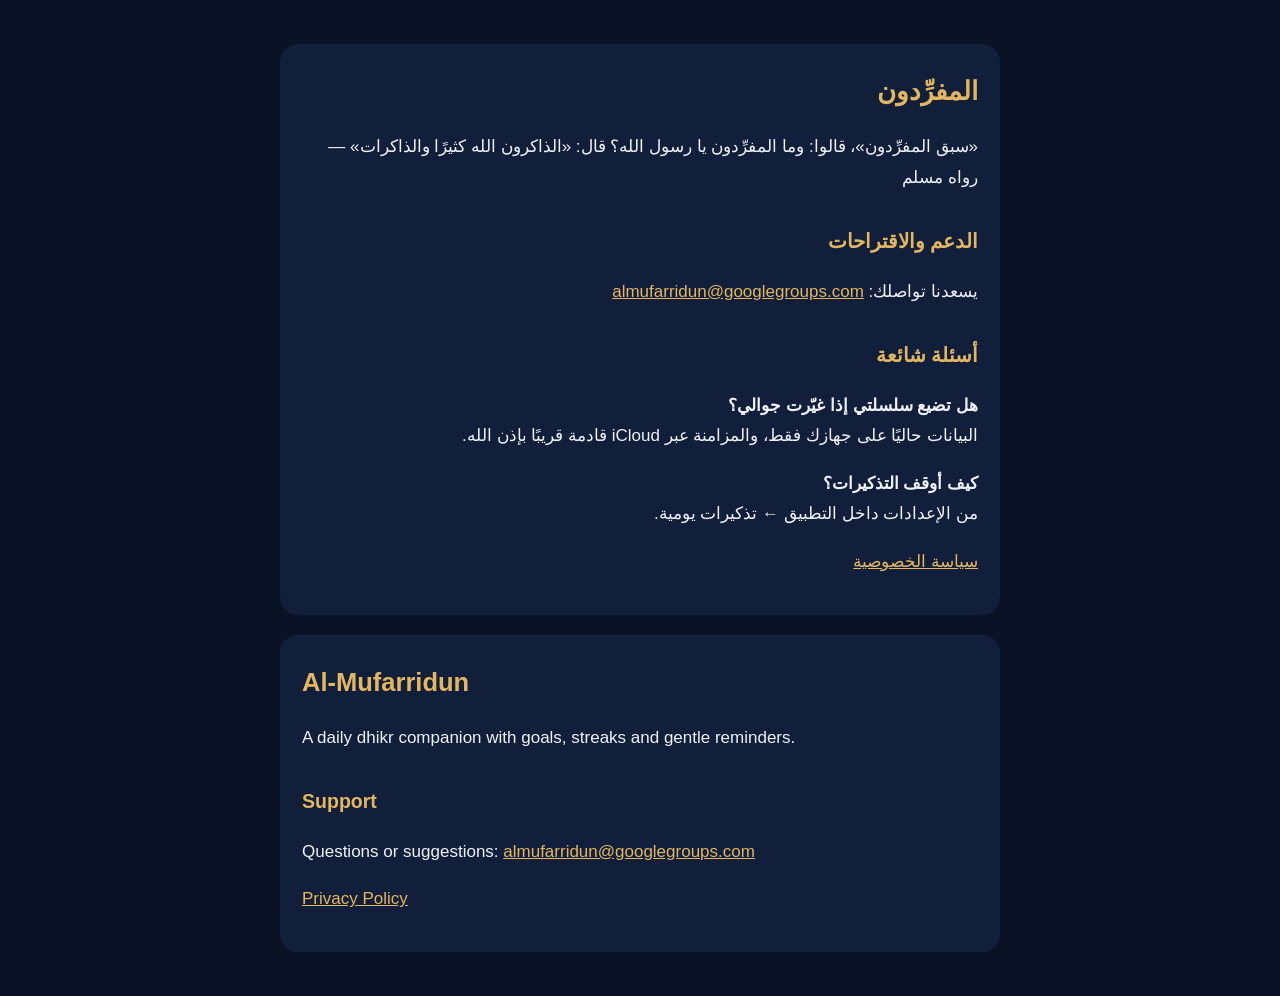
<file: index.html>
<!doctype html><html lang="ar" dir="rtl"><head><meta charset="utf-8"><meta name="viewport" content="width=device-width,initial-scale=1"><title>المفرِّدون — الدعم</title><link rel="stylesheet" href="style.css"></head><body><main>
<section>
<h1>المفرِّدون</h1><p>«سبق المفرِّدون»، قالوا: وما المفرِّدون يا رسول الله؟ قال: «الذاكرون الله كثيرًا والذاكرات» — رواه مسلم</p>
<h2>الدعم والاقتراحات</h2><p>يسعدنا تواصلك: <a href="mailto:almufarridun@googlegroups.com">almufarridun@googlegroups.com</a></p>
<h2>أسئلة شائعة</h2>
<p><b>هل تضيع سلسلتي إذا غيّرت جوالي؟</b><br>البيانات حاليًا على جهازك فقط، والمزامنة عبر iCloud قادمة قريبًا بإذن الله.</p>
<p><b>كيف أوقف التذكيرات؟</b><br>من الإعدادات داخل التطبيق ← تذكيرات يومية.</p>
<p><a href="privacy.html">سياسة الخصوصية</a></p>
</section>
<section dir="ltr">
<h1>Al-Mufarridun</h1><p>A daily dhikr companion with goals, streaks and gentle reminders.</p>
<h2>Support</h2><p>Questions or suggestions: <a href="mailto:almufarridun@googlegroups.com">almufarridun@googlegroups.com</a></p>
<p><a href="privacy.html">Privacy Policy</a></p>
</section></main></body></html>
</file>
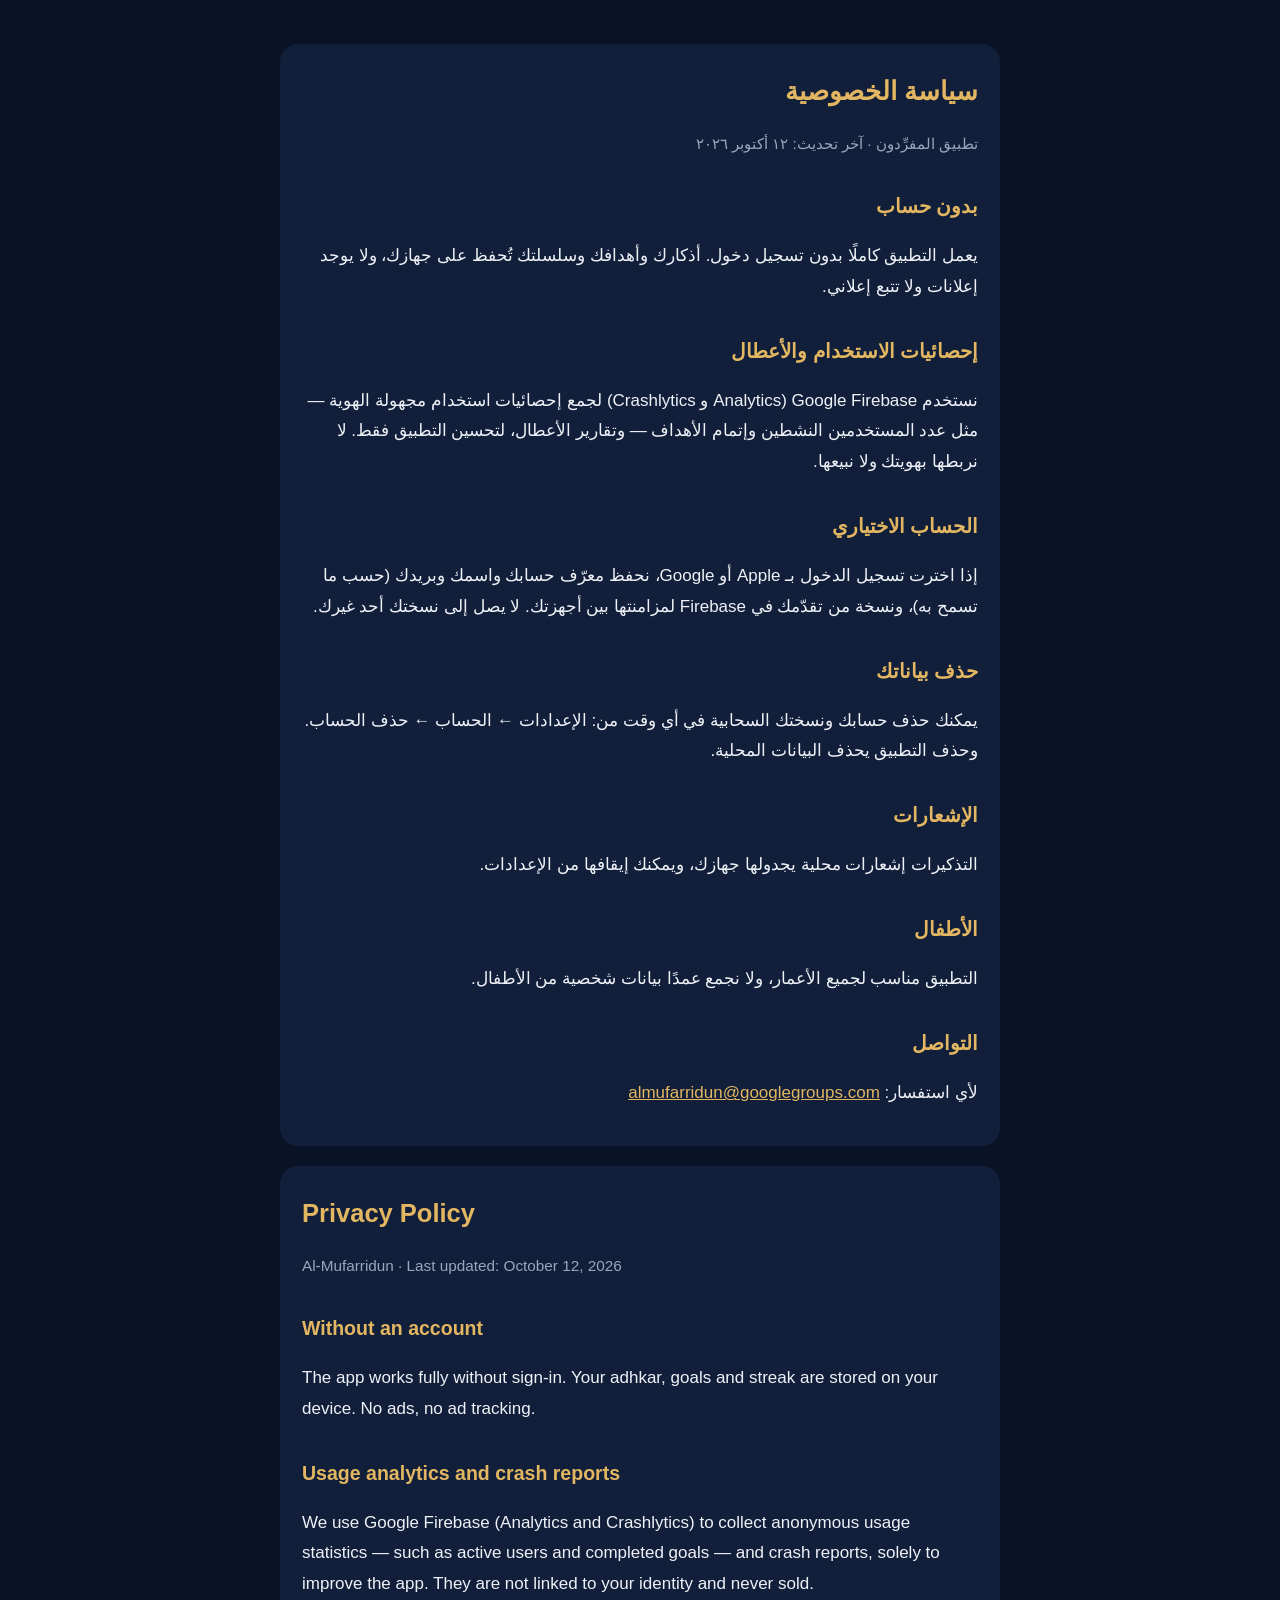
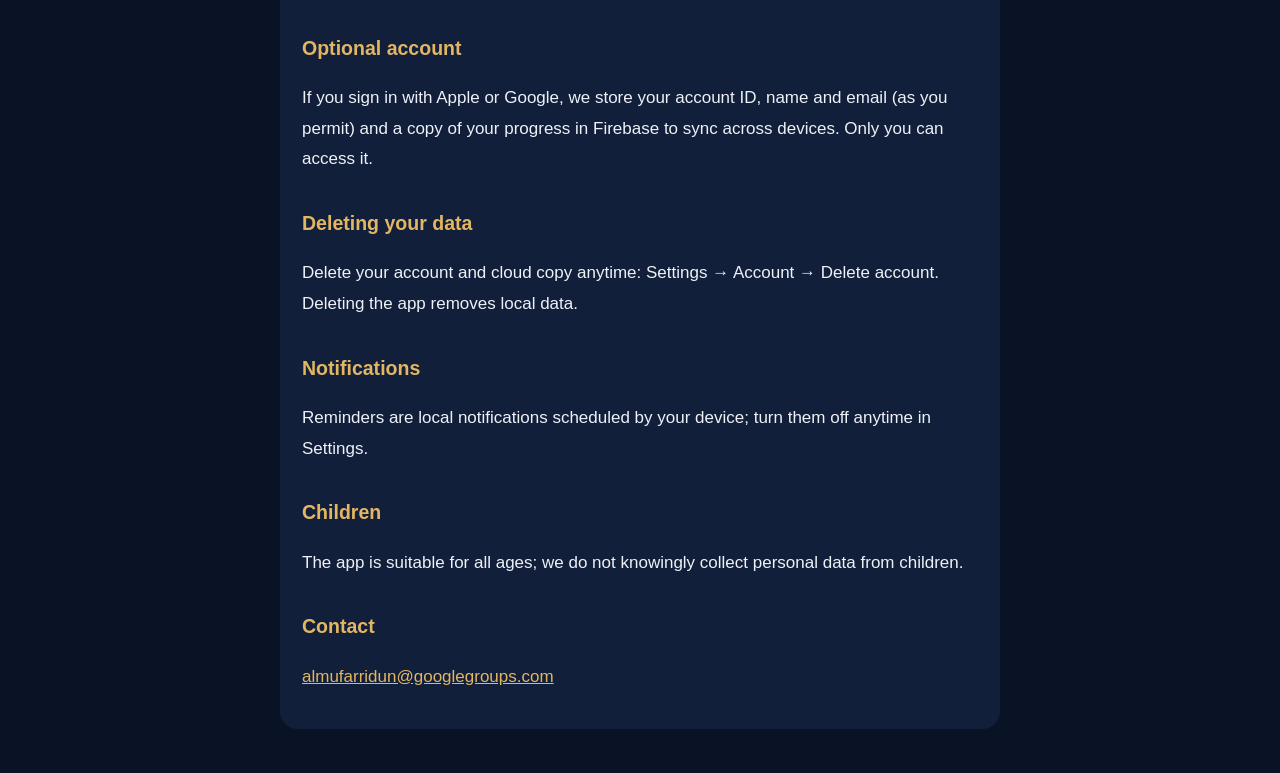
<file: privacy.html>
<!doctype html><html lang="ar" dir="rtl"><head><meta charset="utf-8"><meta name="viewport" content="width=device-width,initial-scale=1"><title>سياسة الخصوصية — المفرِّدون</title><link rel="stylesheet" href="style.css"></head><body><main>
<section>
<h1>سياسة الخصوصية</h1><p class="muted">تطبيق المفرِّدون · آخر تحديث: ١٢ أكتوبر ٢٠٢٦</p>
<h2>بدون حساب</h2><p>يعمل التطبيق كاملًا بدون تسجيل دخول. أذكارك وأهدافك وسلسلتك تُحفظ على جهازك، ولا يوجد إعلانات ولا تتبع إعلاني.</p>
<h2>إحصائيات الاستخدام والأعطال</h2><p>نستخدم Google Firebase (Analytics و Crashlytics) لجمع إحصائيات استخدام مجهولة الهوية — مثل عدد المستخدمين النشطين وإتمام الأهداف — وتقارير الأعطال، لتحسين التطبيق فقط. لا نربطها بهويتك ولا نبيعها.</p>
<h2>الحساب الاختياري</h2><p>إذا اخترت تسجيل الدخول بـ Apple أو Google، نحفظ معرّف حسابك واسمك وبريدك (حسب ما تسمح به)، ونسخة من تقدّمك في Firebase لمزامنتها بين أجهزتك. لا يصل إلى نسختك أحد غيرك.</p>
<h2>حذف بياناتك</h2><p>يمكنك حذف حسابك ونسختك السحابية في أي وقت من: الإعدادات ← الحساب ← حذف الحساب. وحذف التطبيق يحذف البيانات المحلية.</p>
<h2>الإشعارات</h2><p>التذكيرات إشعارات محلية يجدولها جهازك، ويمكنك إيقافها من الإعدادات.</p>
<h2>الأطفال</h2><p>التطبيق مناسب لجميع الأعمار، ولا نجمع عمدًا بيانات شخصية من الأطفال.</p>
<h2>التواصل</h2><p>لأي استفسار: <a href="mailto:almufarridun@googlegroups.com">almufarridun@googlegroups.com</a></p>
</section>
<section dir="ltr">
<h1>Privacy Policy</h1><p class="muted">Al-Mufarridun · Last updated: October 12, 2026</p>
<h2>Without an account</h2><p>The app works fully without sign-in. Your adhkar, goals and streak are stored on your device. No ads, no ad tracking.</p>
<h2>Usage analytics and crash reports</h2><p>We use Google Firebase (Analytics and Crashlytics) to collect anonymous usage statistics — such as active users and completed goals — and crash reports, solely to improve the app. They are not linked to your identity and never sold.</p>
<h2>Optional account</h2><p>If you sign in with Apple or Google, we store your account ID, name and email (as you permit) and a copy of your progress in Firebase to sync across devices. Only you can access it.</p>
<h2>Deleting your data</h2><p>Delete your account and cloud copy anytime: Settings → Account → Delete account. Deleting the app removes local data.</p>
<h2>Notifications</h2><p>Reminders are local notifications scheduled by your device; turn them off anytime in Settings.</p>
<h2>Children</h2><p>The app is suitable for all ages; we do not knowingly collect personal data from children.</p>
<h2>Contact</h2><p><a href="mailto:almufarridun@googlegroups.com">almufarridun@googlegroups.com</a></p>
</section></main></body></html>
</file>
<file: style.css>
:root{--bg:#0a1226;--card:#121f3a;--gold:#e3b661;--text:#eef1f7;--muted:#9aa6bf}
*{box-sizing:border-box}body{margin:0;background:var(--bg);color:var(--text);font:17px/1.8 -apple-system,"SF Arabic","Segoe UI",Tahoma,sans-serif;padding:24px 16px}
main{max-width:720px;margin:auto}h1{color:var(--gold);margin:.2em 0}h2{color:var(--gold);font-size:1.15em;margin-top:1.6em}
section{background:var(--card);border-radius:18px;padding:20px 22px;margin:20px 0}.muted{color:var(--muted);font-size:.9em}a{color:var(--gold)}
[dir=ltr]{text-align:left}
</file>
